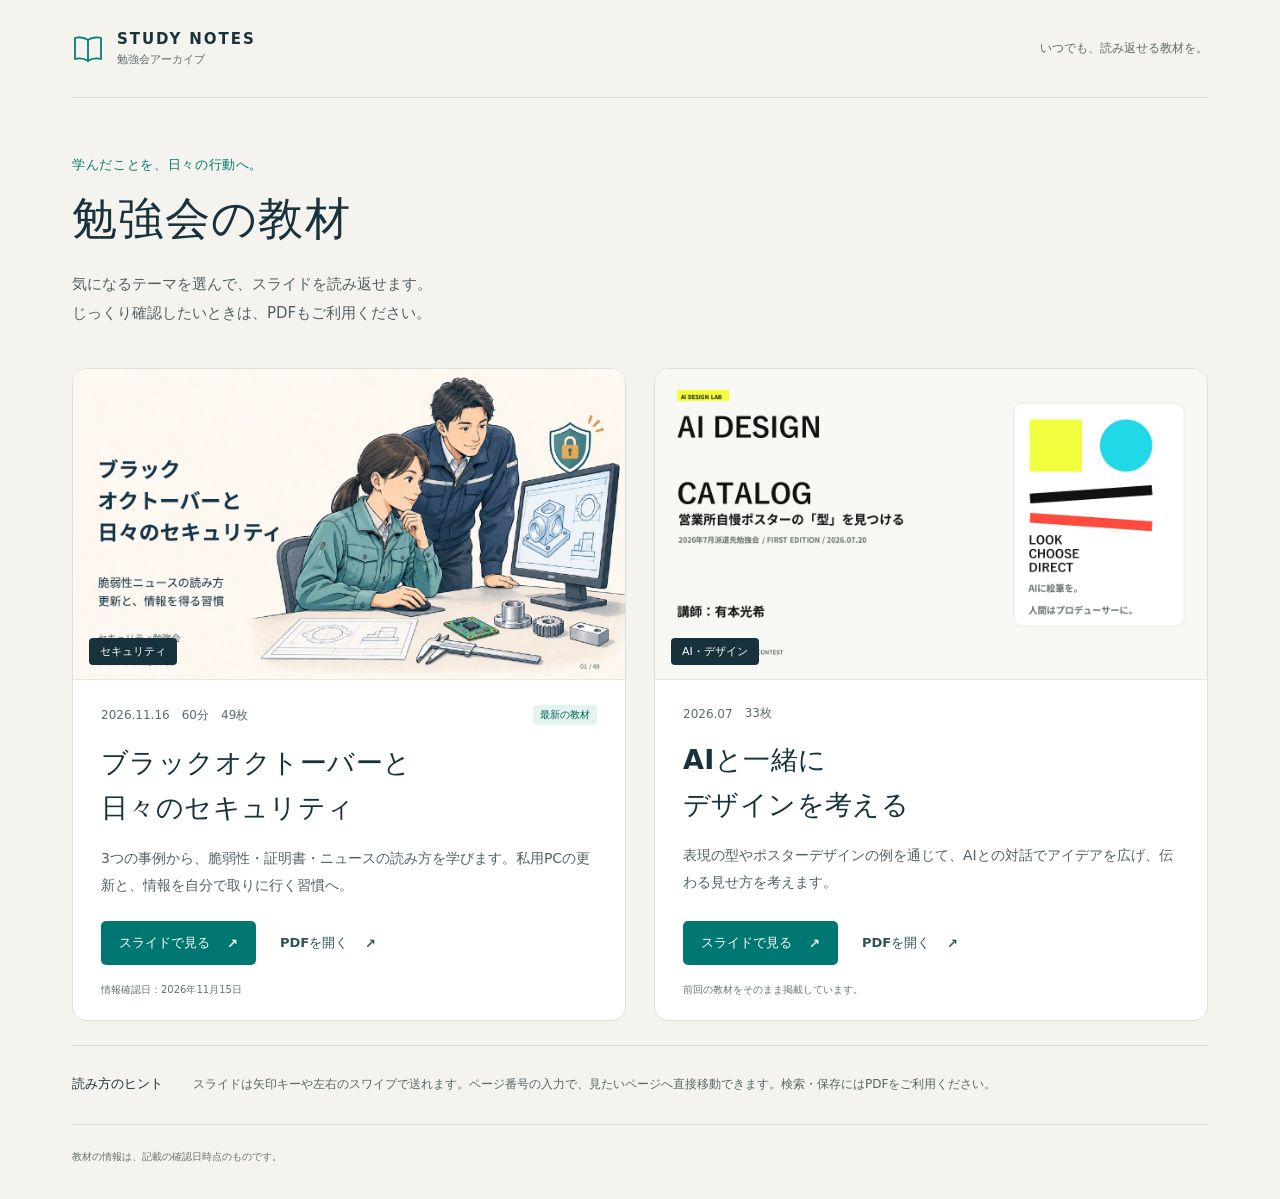
<file: index.html>
<!doctype html>
<html lang="ja">
<head>
  <meta charset="utf-8">
  <meta name="viewport" content="width=device-width, initial-scale=1">
  <meta name="description" content="勉強会のスライドを、ブラウザやPDFで読み返せる教材一覧です。">
  <title>勉強会の教材</title>
  <link rel="stylesheet" href="./assets/library.css">
  <script>
    if (/^#page=\d+$/.test(location.hash)) {
      location.replace(new URL('./ai-design-study/' + location.hash, location.href));
    }
  </script>
</head>
<body>
  <header class="site-header wrap">
    <a class="brand" href="./" aria-label="勉強会の教材 トップ">
      <svg viewBox="0 0 32 32" width="32" height="32" fill="none" aria-hidden="true"><path d="M16 7C12 4 6 4 3 5v21c4-1 9-1 13 2 4-3 9-3 13-2V5c-3-1-9-1-13 2Zm0 0v21" stroke="currentColor" stroke-width="1.8" stroke-linejoin="round"/></svg>
      <span><b>STUDY NOTES</b><small>勉強会アーカイブ</small></span>
    </a>
    <span class="header-note">いつでも、読み返せる教材を。</span>
  </header>
  <main class="wrap">
    <section class="intro" aria-labelledby="page-title">
      <p class="eyebrow">学んだことを、日々の行動へ。</p>
      <h1 id="page-title">勉強会の教材</h1>
      <p class="lead">気になるテーマを選んで、スライドを読み返せます。<br class="desktop-break">じっくり確認したいときは、PDFもご利用ください。</p>
    </section>
    <section class="materials" aria-label="教材一覧">
      <article class="material">
        <a class="cover" href="./security-study-20261116/" tabindex="-1" aria-hidden="true"><img src="./assets/security-study-cover.jpg" width="1280" height="720" alt=""><span class="cover-label">セキュリティ</span></a>
        <div class="material-body">
          <p class="metadata"><time datetime="2026-11-16">2026.11.16</time><span>60分</span><span>49枚</span><b class="latest">最新の教材</b></p>
          <h2><a href="./security-study-20261116/">ブラックオクトーバーと<br>日々のセキュリティ</a></h2>
          <p class="description">3つの事例から、脆弱性・証明書・ニュースの読み方を学びます。私用PCの更新と、情報を自分で取りに行く習慣へ。</p>
          <div class="actions"><a class="primary" href="./security-study-20261116/">スライドで見る <span aria-hidden="true">↗</span></a><a class="pdf-link" href="./security-study-20261116/slides.pdf" target="_blank" rel="noopener">PDFを開く <span class="sr-only">（新しいタブ）</span><span aria-hidden="true">↗</span></a></div>
          <p class="date-note">情報確認日：2026年11月15日</p>
        </div>
      </article>
      <article class="material">
        <a class="cover" href="./ai-design-study/" tabindex="-1" aria-hidden="true"><img src="./assets/ai-design-cover.jpg" width="1280" height="720" alt=""><span class="cover-label">AI・デザイン</span></a>
        <div class="material-body">
          <p class="metadata"><time datetime="2026-07">2026.07</time><span>33枚</span></p>
          <h2><a href="./ai-design-study/">AIと一緒に<br>デザインを考える</a></h2>
          <p class="description">表現の型やポスターデザインの例を通じて、AIとの対話でアイデアを広げ、伝わる見せ方を考えます。</p>
          <div class="actions"><a class="primary" href="./ai-design-study/">スライドで見る <span aria-hidden="true">↗</span></a><a class="pdf-link" href="./ai-design-study.pdf" target="_blank" rel="noopener">PDFを開く <span class="sr-only">（新しいタブ）</span><span aria-hidden="true">↗</span></a></div>
          <p class="date-note">前回の教材をそのまま掲載しています。</p>
        </div>
      </article>
    </section>
    <aside class="reading-note"><b>読み方のヒント</b><p>スライドは矢印キーや左右のスワイプで送れます。ページ番号の入力で、見たいページへ直接移動できます。検索・保存にはPDFをご利用ください。</p></aside>
  </main>
  <footer class="site-footer wrap">教材の情報は、記載の確認日時点のものです。</footer>
</body>
</html>
</file>
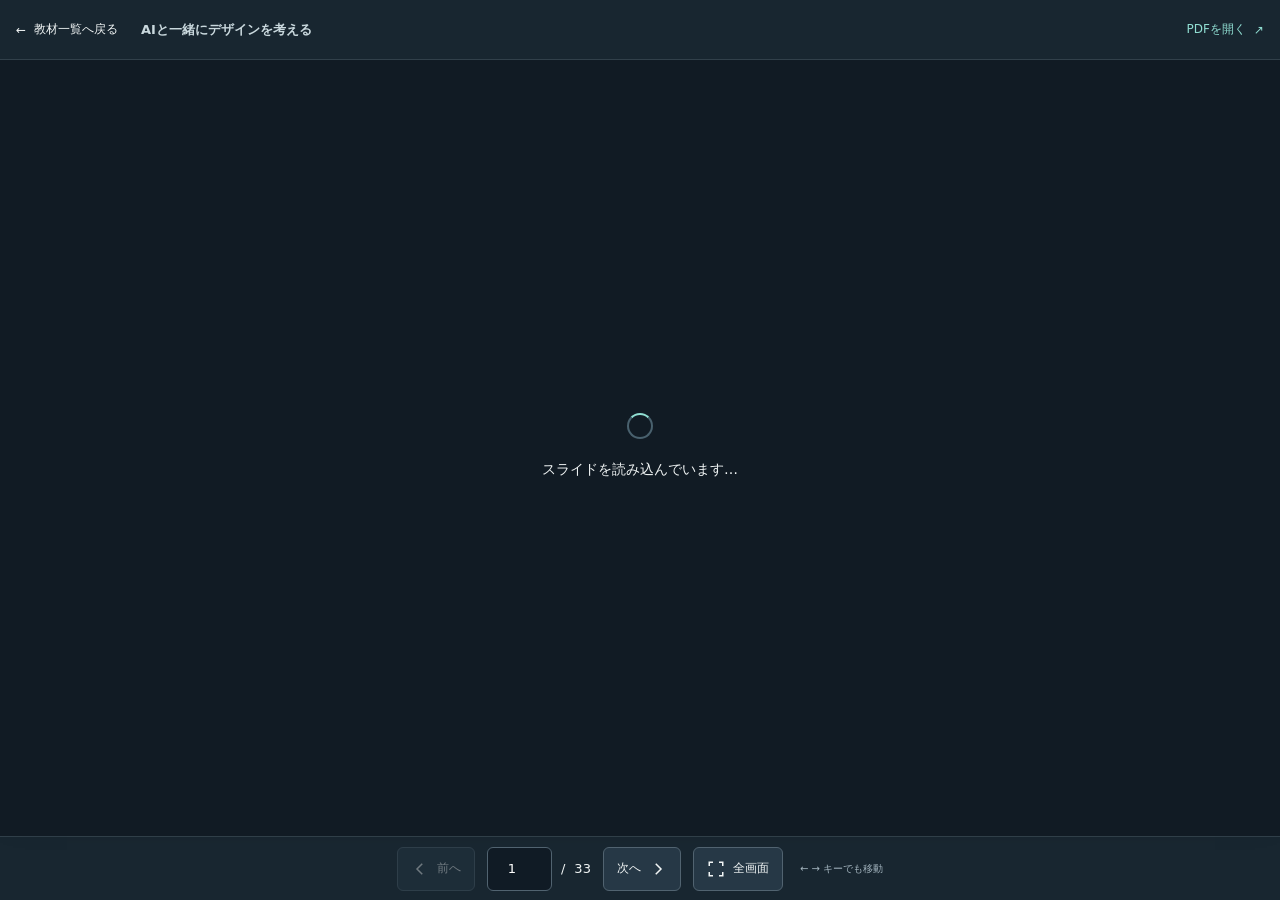
<file: ai-design-study/index.html>
<!doctype html>
<html lang="ja">
<head>
  <meta charset="utf-8">
  <meta name="viewport" content="width=device-width, initial-scale=1, viewport-fit=cover">
  <meta name="description" content="AIとの対話で表現の型やポスターデザインを考える33枚の教材です。">
  <title>AIと一緒にデザインを考える | 勉強会の教材</title>
  <link rel="stylesheet" href="../assets/viewer.css">
  <script type="module" src="../assets/viewer.mjs"></script>
</head>
<body data-pdf="../ai-design-study.pdf">
  <header class="viewer-header">
    <a class="back-link" href="../"><span aria-hidden="true">←</span> 教材一覧へ戻る</a>
    <h1>AIと一緒にデザインを考える</h1>
    <a class="pdf-link" href="../ai-design-study.pdf" target="_blank" rel="noopener">PDFを開く <span aria-hidden="true">↗</span><span class="sr-only">（新しいタブ）</span></a>
  </header>
  <main class="stage" id="stage" aria-busy="true" aria-label="スライド表示">
    <div class="page" id="page" role="group">
      <canvas id="canvas" aria-hidden="true"></canvas>
      <div class="annotations" id="annotations"></div>
      <div class="sr-only" id="slide-text"></div>
    </div>
    <div class="loading" id="loading" role="status">スライドを読み込んでいます…</div>
    <div class="error" id="error" role="alert" hidden><p>スライドを表示できませんでした。通信状況を確認するか、PDFを直接開いてください。</p><a href="../ai-design-study.pdf" target="_blank" rel="noopener">PDFを開く（新しいタブ） ↗</a><a href="../">教材一覧へ戻る</a></div>
  </main>
  <footer class="toolbar" aria-label="スライドの操作">
    <button id="previous" type="button" aria-label="前のスライド" disabled><svg viewBox="0 0 24 24" fill="none" stroke="currentColor" stroke-width="2" aria-hidden="true"><path d="m15 5-7 7 7 7"/></svg><span class="button-label">前へ</span></button>
    <label class="counter"><span class="sr-only">ページ番号</span><input id="page-number" type="number" min="1" value="1" step="1" inputmode="numeric" aria-label="ページ番号" disabled><span aria-hidden="true">/</span><span id="page-count">--</span></label>
    <button id="next" type="button" aria-label="次のスライド" disabled><span class="button-label">次へ</span><svg viewBox="0 0 24 24" fill="none" stroke="currentColor" stroke-width="2" aria-hidden="true"><path d="m9 5 7 7-7 7"/></svg></button>
    <button id="fullscreen" type="button" aria-label="全画面表示" aria-pressed="false"><svg viewBox="0 0 24 24" fill="none" stroke="currentColor" stroke-width="2" aria-hidden="true"><path d="M8 3H3v5m13-5h5v5M3 16v5h5m13-5v5h-5"/></svg><span class="button-label">全画面</span></button>
    <span class="key-hint">← → キーでも移動</span>
  </footer>
  <div class="sr-only" id="status" role="status" aria-live="polite"></div>
  <noscript>スライド表示にはJavaScriptが必要です。<a href="../ai-design-study.pdf">PDFを開く</a>、または<a href="../">教材一覧へ戻る</a>。</noscript>
</body>
</html>
</file>
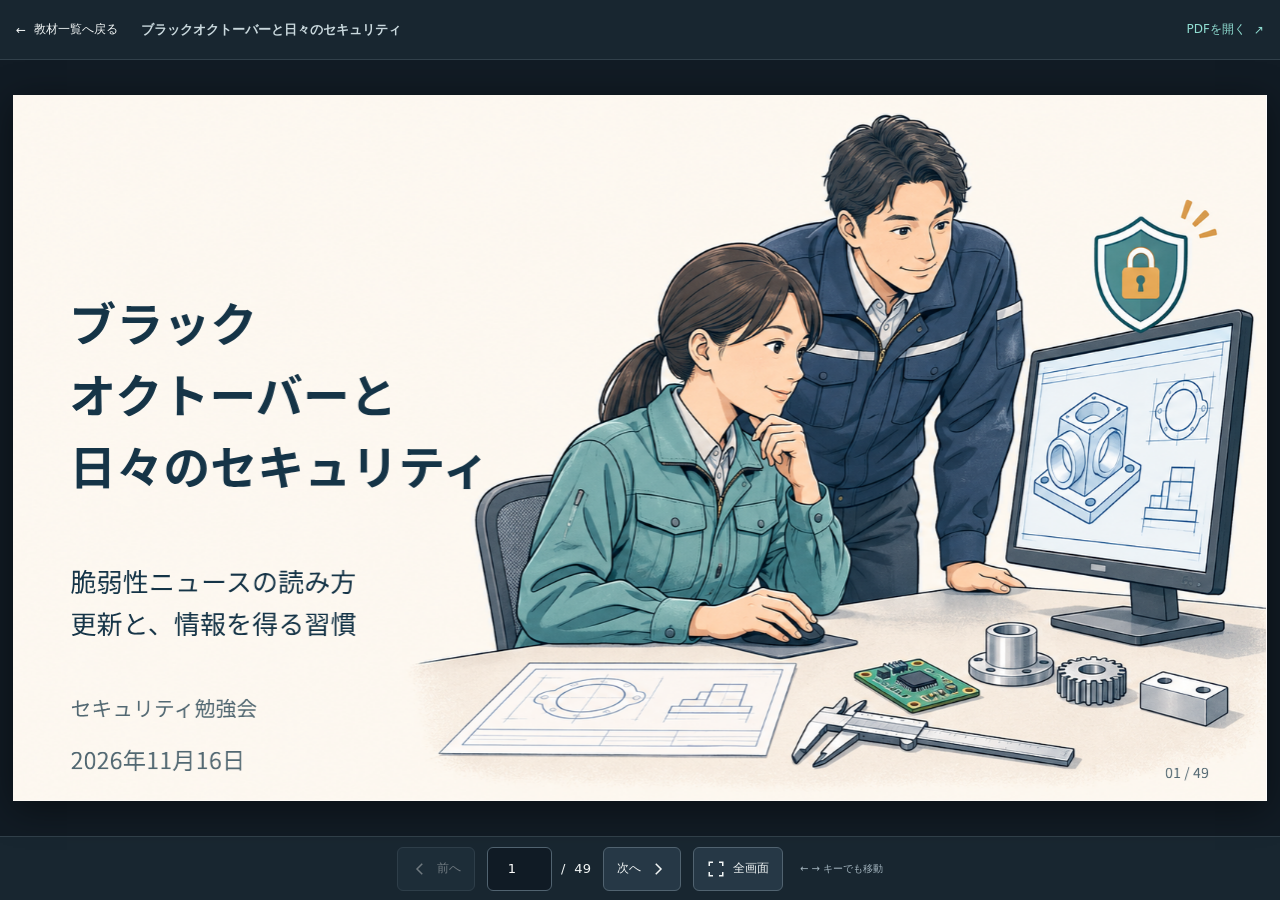
<file: security-study-20261116/index.html>
<!doctype html>
<html lang="ja">
<head>
  <meta charset="utf-8">
  <meta name="viewport" content="width=device-width, initial-scale=1, viewport-fit=cover">
  <meta name="description" content="脆弱性の事例、証明書の仕組み、私用PCの備えと情報収集を学ぶ49枚の教材です。">
  <title>ブラックオクトーバーと日々のセキュリティ | 勉強会の教材</title>
  <link rel="stylesheet" href="../assets/viewer.css">
  <script type="module" src="../assets/viewer.mjs"></script>
</head>
<body data-pdf="./slides.pdf">
  <header class="viewer-header">
    <a class="back-link" href="../"><span aria-hidden="true">←</span> 教材一覧へ戻る</a>
    <h1>ブラックオクトーバーと日々のセキュリティ</h1>
    <a class="pdf-link" href="./slides.pdf" target="_blank" rel="noopener">PDFを開く <span aria-hidden="true">↗</span><span class="sr-only">（新しいタブ）</span></a>
  </header>
  <main class="stage" id="stage" aria-busy="true" aria-label="スライド表示">
    <div class="page" id="page" role="group">
      <canvas id="canvas" aria-hidden="true"></canvas>
      <div class="annotations" id="annotations"></div>
      <div class="sr-only" id="slide-text"></div>
    </div>
    <div class="loading" id="loading" role="status">スライドを読み込んでいます…</div>
    <div class="error" id="error" role="alert" hidden><p>スライドを表示できませんでした。通信状況を確認するか、PDFを直接開いてください。</p><a href="./slides.pdf" target="_blank" rel="noopener">PDFを開く（新しいタブ） ↗</a><a href="../">教材一覧へ戻る</a></div>
  </main>
  <footer class="toolbar" aria-label="スライドの操作">
    <button id="previous" type="button" aria-label="前のスライド" disabled><svg viewBox="0 0 24 24" fill="none" stroke="currentColor" stroke-width="2" aria-hidden="true"><path d="m15 5-7 7 7 7"/></svg><span class="button-label">前へ</span></button>
    <label class="counter"><span class="sr-only">ページ番号</span><input id="page-number" type="number" min="1" value="1" step="1" inputmode="numeric" aria-label="ページ番号" disabled><span aria-hidden="true">/</span><span id="page-count">--</span></label>
    <button id="next" type="button" aria-label="次のスライド" disabled><span class="button-label">次へ</span><svg viewBox="0 0 24 24" fill="none" stroke="currentColor" stroke-width="2" aria-hidden="true"><path d="m9 5 7 7-7 7"/></svg></button>
    <button id="fullscreen" type="button" aria-label="全画面表示" aria-pressed="false"><svg viewBox="0 0 24 24" fill="none" stroke="currentColor" stroke-width="2" aria-hidden="true"><path d="M8 3H3v5m13-5h5v5M3 16v5h5m13-5v5h-5"/></svg><span class="button-label">全画面</span></button>
    <span class="key-hint">← → キーでも移動</span>
  </footer>
  <div class="sr-only" id="status" role="status" aria-live="polite"></div>
  <noscript>スライド表示にはJavaScriptが必要です。<a href="./slides.pdf">PDFを開く</a>、または<a href="../">教材一覧へ戻る</a>。</noscript>
</body>
</html>
</file>
<file: assets/library.css>
:root { color-scheme: light; font-family: "Noto Sans JP", "Yu Gothic", "Hiragino Kaku Gothic ProN", Meiryo, system-ui, sans-serif; color: #18323d; background: #f5f3ed; font-synthesis: none; }
* { box-sizing: border-box; }
body { margin: 0; }
a { color: inherit; text-decoration: none; }
a:focus-visible { outline: 3px solid #b96b00; outline-offset: 5px; }
.wrap { width: min(1136px, calc(100% - 64px)); margin-inline: auto; }
.site-header { display: flex; align-items: center; justify-content: space-between; gap: 24px; padding-block: 30px; border-bottom: 1px solid #d9ddd7; }
.brand { display: inline-flex; align-items: center; gap: 13px; }
.brand svg { color: #007e78; }
.brand b { display: block; font-size: 15px; letter-spacing: .13em; }
.brand small { display: block; font-size: 11px; margin-top: 4px; color: #5d6c6e; }
.header-note { font-size: 12px; color: #5d6c6e; }
.intro { padding-block: 58px 39px; }
.eyebrow { color: #007771; font-size: 13px; font-weight: 700; letter-spacing: .05em; margin: 0 0 13px; }
h1 { font-size: clamp(32px, 4.6vw, 45px); letter-spacing: .03em; margin: 0 0 20px; line-height: 1.4; }
.lead { font-size: 15px; line-height: 1.95; color: #506166; margin: 0; }
.materials { display: grid; grid-template-columns: repeat(2, minmax(0, 1fr)); gap: 28px; align-items: stretch; }
.material { background: #fff; border: 1px solid #dce1dc; border-radius: 14px; overflow: hidden; display: flex; flex-direction: column; }
.cover { display: block; position: relative; aspect-ratio: 16 / 9; background: #e9eeeb; border-bottom: 1px solid #e5e8e1; }
.cover img { display: block; width: 100%; height: 100%; object-fit: contain; }
.cover-label { position: absolute; left: 16px; bottom: 14px; background: #18323d; color: #fff; padding: 6px 11px; font-size: 11px; border-radius: 4px; }
.material-body { padding: 25px 28px 21px; display: flex; flex-direction: column; flex: 1; }
.metadata { display: flex; align-items: center; flex-wrap: wrap; gap: 12px; color: #5d6b70; font-size: 12px; margin: 0 0 16px; }
.latest { background: #e5f3ee; color: #00675f; font-size: 10px; border-radius: 3px; padding: 3px 7px; margin-left: auto; }
h2 { font-size: clamp(22px, 2.4vw, 27px); line-height: 1.65; letter-spacing: .015em; margin: 0 0 15px; }
h2 a:hover { color: #007771; }
.description { font-size: 14px; line-height: 1.9; color: #506166; margin: 0 0 23px; }
.actions { display: flex; flex-wrap: wrap; align-items: center; gap: 12px 22px; margin-top: auto; }
.primary, .pdf-link { display: inline-flex; align-items: center; justify-content: center; gap: 17px; min-height: 44px; font-size: 13px; font-weight: 700; }
.primary { padding: 10px 18px; background: #007771; color: white; border-radius: 5px; }
.primary:hover { background: #005e59; }
.pdf-link { color: #325258; padding-inline: 2px; }
.pdf-link:hover { text-decoration: underline; }
.date-note { font-size: 10px; line-height: 1.8; color: #65736f; margin: 16px 0 0; }
.reading-note { display: flex; align-items: baseline; gap: 30px; padding: 27px 0; margin-top: 24px; border-block: 1px solid #d9ddd7; }
.reading-note b { font-size: 13px; white-space: nowrap; }
.reading-note p { font-size: 12px; line-height: 1.95; color: #53676b; margin: 0; }
.site-footer { padding-block: 25px 35px; font-size: 10px; color: #65736f; }
.sr-only { position: absolute; width: 1px; height: 1px; padding: 0; margin: -1px; overflow: hidden; clip-path: inset(50%); white-space: nowrap; border: 0; }
@media (max-width: 680px) {
  .wrap { width: calc(100% - 32px); }
  .site-header { padding-block: 20px; }
  .header-note { display: none; }
  .intro { padding-block: 37px 28px; }
  .lead { font-size: 14px; }
  .desktop-break { display: none; }
  .materials { grid-template-columns: 1fr; gap: 24px; }
  .material-body { padding: 22px; }
  .metadata { gap: 10px; }
  .reading-note { display: block; padding-block: 22px; }
  .reading-note p { margin-top: 10px; }
}
@media (prefers-reduced-motion: reduce) { *, *::before, *::after { scroll-behavior: auto !important; } }
</file>
<file: assets/viewer.css>
:root { color-scheme: dark; font-family: "Noto Sans JP", "Yu Gothic", Meiryo, system-ui, sans-serif; background: #111b24; color: #f1f5f5; }
* { box-sizing: border-box; }
html, body { width: 100%; height: 100%; margin: 0; overflow: hidden; }
body { height: 100dvh; display: grid; grid-template-rows: auto minmax(0, 1fr) auto; }
[hidden] { display: none !important; }
a { color: inherit; }
a:focus-visible, button:focus-visible, input:focus-visible { outline: 3px solid #f2bc59; outline-offset: 3px; }
.viewer-header { display: flex; align-items: center; gap: 23px; min-height: 60px; padding: 7px max(16px, env(safe-area-inset-right)) 7px max(16px, env(safe-area-inset-left)); border-bottom: 1px solid #31404a; background: #182630; }
.back-link, .pdf-link { display: inline-flex; align-items: center; gap: 8px; min-height: 44px; font-size: 12px; text-decoration: none; white-space: nowrap; }
.back-link:hover, .pdf-link:hover { text-decoration: underline; }
.viewer-header h1 { flex: 1; margin: 0; font-size: 13px; line-height: 1.5; font-weight: 600; color: #c9d8dd; }
.pdf-link { color: #90ded2; }
.stage { position: relative; min-width: 0; min-height: 0; padding: clamp(5px, 1vw, 16px); display: grid; place-items: center; touch-action: pan-y pinch-zoom; }
.page { position: relative; background: #fff; box-shadow: 0 7px 35px #0007; }
canvas { display: block; width: 100%; height: 100%; }
.annotations { position: absolute; inset: 0; }
.annotations a { position: absolute; display: block; cursor: pointer; border-radius: 2px; }
.annotations a:hover { background: #00777120; outline: 1px solid #00777170; }
.loading, .error { position: absolute; inset: 0; display: grid; align-content: center; justify-items: center; gap: 18px; padding: 24px; text-align: center; font-size: 14px; line-height: 1.8; background: #111b24; z-index: 2; }
.loading::before { content: ""; width: 22px; height: 22px; border: 2px solid #49616e; border-top-color: #90ded2; border-radius: 50%; animation: spin 1s linear infinite; }
.error { color: #ffc5bd; }
.error p { max-width: 35em; margin: 0; }
.error a { color: #c4f5ec; min-height: 44px; display: inline-flex; align-items: center; }
.toolbar { display: flex; justify-content: center; align-items: center; gap: 12px; min-height: 64px; padding: 8px max(12px, env(safe-area-inset-right)) max(8px, env(safe-area-inset-bottom)) max(12px, env(safe-area-inset-left)); background: #182630; border-top: 1px solid #31404a; }
button { display: inline-flex; align-items: center; justify-content: center; gap: 8px; min-width: 44px; min-height: 44px; padding: 9px 13px; border: 1px solid #516370; border-radius: 6px; background: #263846; color: #f1f5f5; font: inherit; font-size: 12px; cursor: pointer; }
button:hover:not(:disabled) { background: #365163; }
button:disabled { opacity: .4; cursor: default; }
button svg { width: 18px; height: 18px; }
.counter { display: flex; align-items: center; gap: 9px; font-variant-numeric: tabular-nums; font-size: 13px; white-space: nowrap; }
input { width: 65px; height: 44px; border: 1px solid #516370; border-radius: 6px; background: #101b25; color: white; text-align: center; font: inherit; font-variant-numeric: tabular-nums; }
.key-hint { font-size: 10px; color: #a4b5bf; margin-left: 5px; }
.sr-only { position: absolute; width: 1px; height: 1px; padding: 0; margin: -1px; overflow: hidden; clip-path: inset(50%); white-space: nowrap; border: 0; }
:fullscreen .viewer-header { display: none; }
:fullscreen body { grid-template-rows: minmax(0, 1fr) auto; }
noscript { position: fixed; inset: 0; z-index: 5; background: #111b24; padding: 30px; font-size: 16px; line-height: 2; }
@keyframes spin { to { transform: rotate(360deg); } }
@media (max-width: 680px) {
  .viewer-header { min-height: 54px; gap: 15px; padding-inline: 12px; }
  .viewer-header h1 { font-size: 11px; }
  .toolbar { gap: 8px; }
  .button-label, .key-hint { display: none; }
  button { padding: 9px; }
  .pdf-link, .back-link { font-size: 11px; }
}
@media (max-width: 390px) { .viewer-header h1 { display: none; } .viewer-header { justify-content: space-between; } }
@media (prefers-reduced-motion: reduce) { .loading::before { animation: none; } }
</file>
